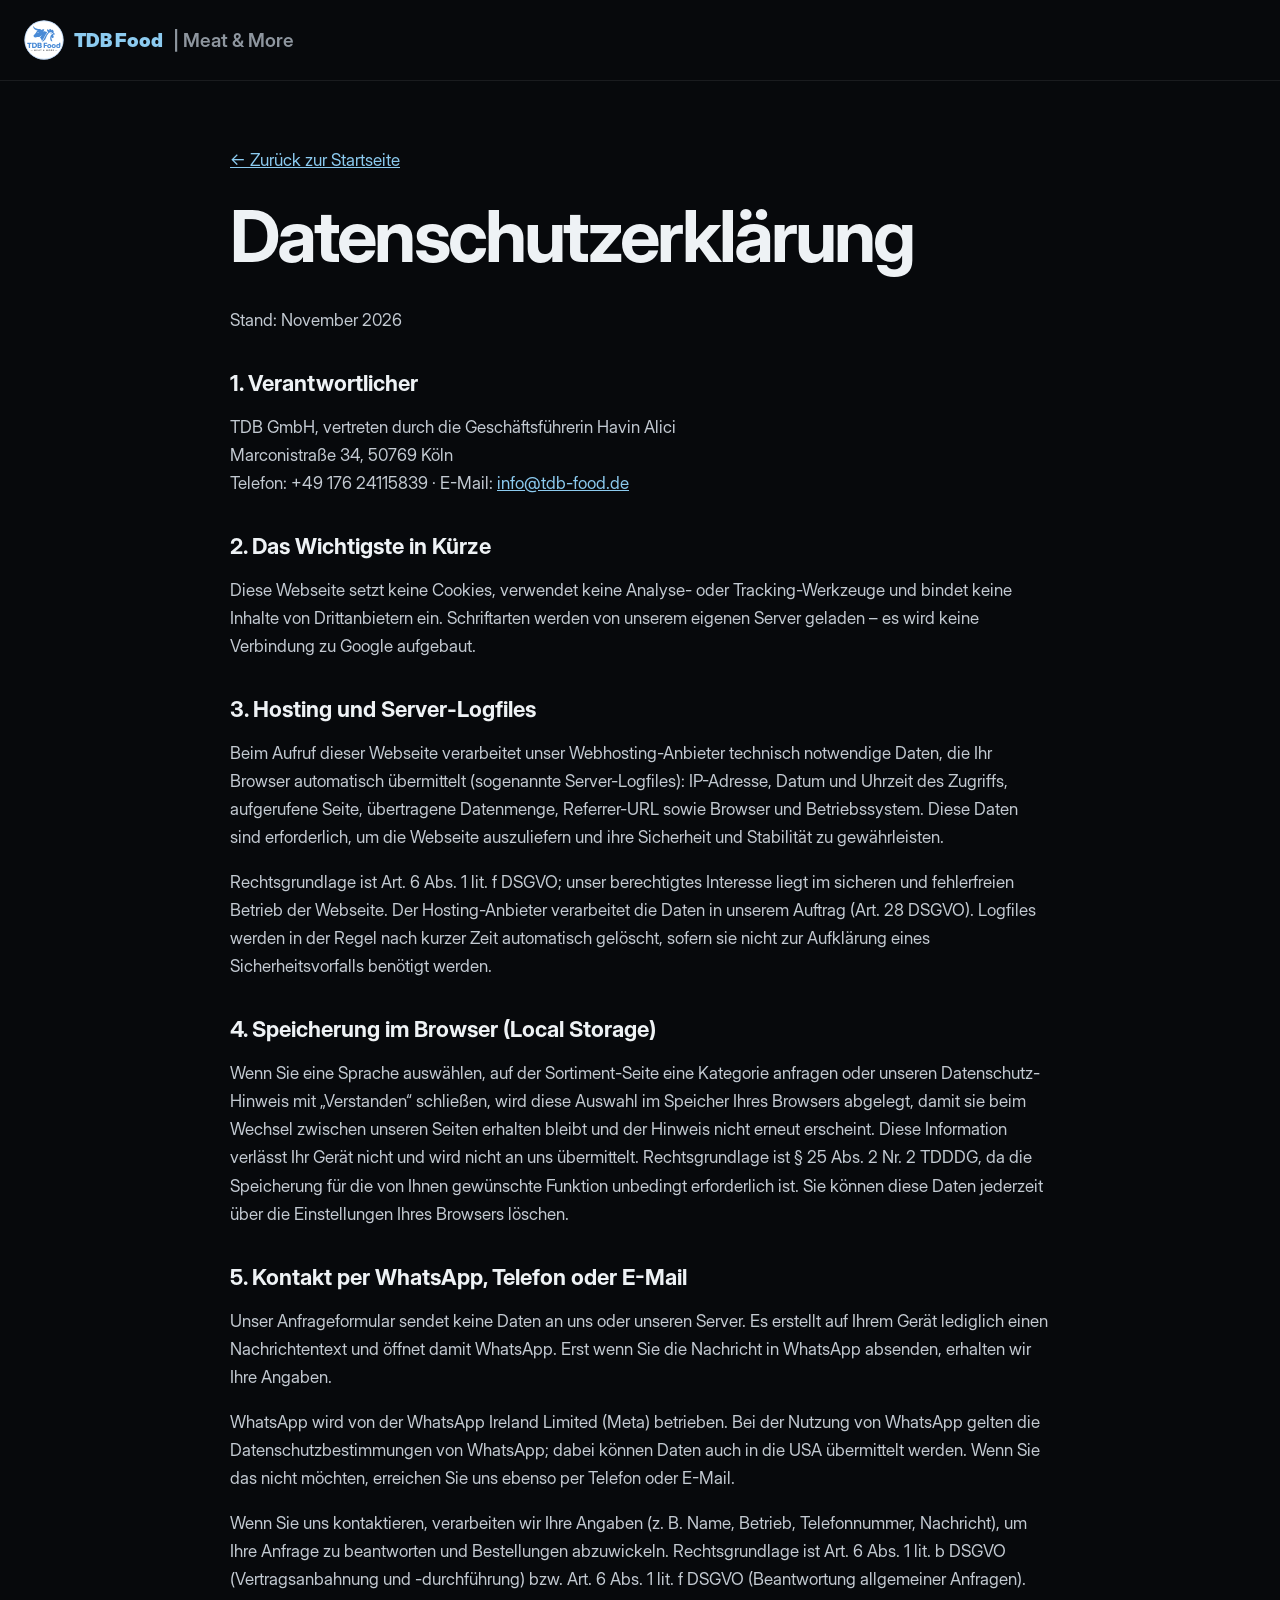
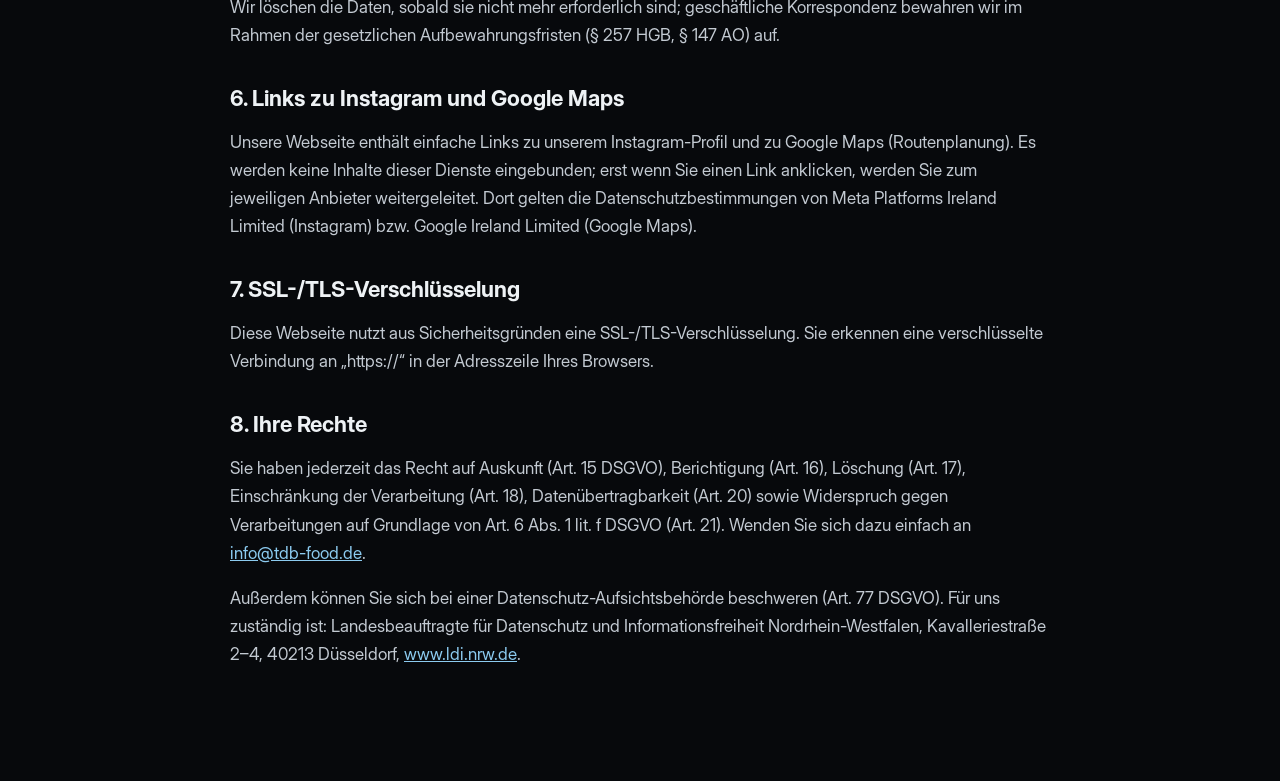
<file: datenschutz.html>
<!doctype html>
<html lang="de">
<head>
<meta charset="utf-8">
<meta name="viewport" content="width=device-width, initial-scale=1, viewport-fit=cover">
<title>Datenschutzerklärung – TDB Food | Meat &amp; More</title>
<meta name="description" content="Datenschutzerklärung der TDB GmbH, Köln.">
<link rel="canonical" href="https://tdb-food.de/datenschutz.html">
<meta property="og:type" content="website">
<meta property="og:title" content="Datenschutzerklärung – TDB Food | Meat &amp; More">
<meta property="og:description" content="Datenschutzerklärung der TDB GmbH, Köln.">
<meta property="og:url" content="https://tdb-food.de/datenschutz.html">
<meta property="og:image" content="https://tdb-food.de/kuehlfahrzeug.jpg">
<meta name="theme-color" content="#07090C">
<link rel="icon" href="logo.svg" type="image/svg+xml">
<link rel="apple-touch-icon" href="logo.svg">
<link rel="stylesheet" href="fonts.css">
<meta name="robots" content="noindex">
<style>body{margin:0;background:#07090C;color:#EEF2F5;font-family:'Inter Tight',system-ui,sans-serif;-webkit-font-smoothing:antialiased}
a{color:#8CCBF0}main{max-width:820px;margin:0 auto;padding:48px 24px 96px}
header{display:flex;align-items:center;gap:12px;padding:20px 24px;border-bottom:1px solid rgba(255,255,255,.08)}
header a{display:flex;align-items:center;gap:10px;text-decoration:none;color:#8CCBF0;font-weight:900;font-size:19px}
h1{font-size:clamp(32px,7vw,72px);overflow-wrap:break-word;hyphens:auto;letter-spacing:-.04em;margin:24px 0 32px;line-height:1.05}
h2{font-size:22px;margin:36px 0 10px}p,li{font-size:17px;line-height:1.65;color:#C3CAD2}
.todo{background:#3A2A0A;color:#FFD38A;padding:2px 6px;border-radius:6px;font-weight:700}
.box{border:1px solid #FFD38A;background:#1E1708;color:#FFD38A;border-radius:16px;padding:18px 20px;margin:24px 0}</style>
</head>
<body>
<header><a href="index.html"><img src="logo.svg" alt="" width="40" height="40" style="border-radius:50%">TDB Food <span style="color:#8E969F;font-weight:600">| Meat &amp; More</span></a></header>
<main>
<p><a href="index.html">← Zurück zur Startseite</a></p>
<h1>Datenschutzerklärung</h1>

<p>Stand: November 2026</p>
<h2>1. Verantwortlicher</h2>
<p>TDB GmbH, vertreten durch die Geschäftsführerin Havin Alici<br>Marconistraße 34, 50769 Köln<br>Telefon: +49 176 24115839 · E-Mail: <a href="mailto:info@tdb-food.de">info@tdb-food.de</a></p>

<h2>2. Das Wichtigste in Kürze</h2>
<p>Diese Webseite setzt keine Cookies, verwendet keine Analyse- oder Tracking-Werkzeuge und bindet keine Inhalte von Drittanbietern ein. Schriftarten werden von unserem eigenen Server geladen – es wird keine Verbindung zu Google aufgebaut.</p>

<h2>3. Hosting und Server-Logfiles</h2>
<p>Beim Aufruf dieser Webseite verarbeitet unser Webhosting-Anbieter technisch notwendige Daten, die Ihr Browser automatisch übermittelt (sogenannte Server-Logfiles): IP-Adresse, Datum und Uhrzeit des Zugriffs, aufgerufene Seite, übertragene Datenmenge, Referrer-URL sowie Browser und Betriebssystem. Diese Daten sind erforderlich, um die Webseite auszuliefern und ihre Sicherheit und Stabilität zu gewährleisten.</p>
<p>Rechtsgrundlage ist Art. 6 Abs. 1 lit. f DSGVO; unser berechtigtes Interesse liegt im sicheren und fehlerfreien Betrieb der Webseite. Der Hosting-Anbieter verarbeitet die Daten in unserem Auftrag (Art. 28 DSGVO). Logfiles werden in der Regel nach kurzer Zeit automatisch gelöscht, sofern sie nicht zur Aufklärung eines Sicherheitsvorfalls benötigt werden.</p>

<h2>4. Speicherung im Browser (Local Storage)</h2>
<p>Wenn Sie eine Sprache auswählen, auf der Sortiment-Seite eine Kategorie anfragen oder unseren Datenschutz-Hinweis mit „Verstanden“ schließen, wird diese Auswahl im Speicher Ihres Browsers abgelegt, damit sie beim Wechsel zwischen unseren Seiten erhalten bleibt und der Hinweis nicht erneut erscheint. Diese Information verlässt Ihr Gerät nicht und wird nicht an uns übermittelt. Rechtsgrundlage ist § 25 Abs. 2 Nr. 2 TDDDG, da die Speicherung für die von Ihnen gewünschte Funktion unbedingt erforderlich ist. Sie können diese Daten jederzeit über die Einstellungen Ihres Browsers löschen.</p>

<h2>5. Kontakt per WhatsApp, Telefon oder E-Mail</h2>
<p>Unser Anfrageformular sendet keine Daten an uns oder unseren Server. Es erstellt auf Ihrem Gerät lediglich einen Nachrichtentext und öffnet damit WhatsApp. Erst wenn Sie die Nachricht in WhatsApp absenden, erhalten wir Ihre Angaben.</p>
<p>WhatsApp wird von der WhatsApp Ireland Limited (Meta) betrieben. Bei der Nutzung von WhatsApp gelten die Datenschutzbestimmungen von WhatsApp; dabei können Daten auch in die USA übermittelt werden. Wenn Sie das nicht möchten, erreichen Sie uns ebenso per Telefon oder E-Mail.</p>
<p>Wenn Sie uns kontaktieren, verarbeiten wir Ihre Angaben (z. B. Name, Betrieb, Telefonnummer, Nachricht), um Ihre Anfrage zu beantworten und Bestellungen abzuwickeln. Rechtsgrundlage ist Art. 6 Abs. 1 lit. b DSGVO (Vertragsanbahnung und -durchführung) bzw. Art. 6 Abs. 1 lit. f DSGVO (Beantwortung allgemeiner Anfragen). Wir löschen die Daten, sobald sie nicht mehr erforderlich sind; geschäftliche Korrespondenz bewahren wir im Rahmen der gesetzlichen Aufbewahrungsfristen (§ 257 HGB, § 147 AO) auf.</p>

<h2>6. Links zu Instagram und Google Maps</h2>
<p>Unsere Webseite enthält einfache Links zu unserem Instagram-Profil und zu Google Maps (Routenplanung). Es werden keine Inhalte dieser Dienste eingebunden; erst wenn Sie einen Link anklicken, werden Sie zum jeweiligen Anbieter weitergeleitet. Dort gelten die Datenschutzbestimmungen von Meta Platforms Ireland Limited (Instagram) bzw. Google Ireland Limited (Google Maps).</p>

<h2>7. SSL-/TLS-Verschlüsselung</h2>
<p>Diese Webseite nutzt aus Sicherheitsgründen eine SSL-/TLS-Verschlüsselung. Sie erkennen eine verschlüsselte Verbindung an „https://“ in der Adresszeile Ihres Browsers.</p>

<h2>8. Ihre Rechte</h2>
<p>Sie haben jederzeit das Recht auf Auskunft (Art. 15 DSGVO), Berichtigung (Art. 16), Löschung (Art. 17), Einschränkung der Verarbeitung (Art. 18), Datenübertragbarkeit (Art. 20) sowie Widerspruch gegen Verarbeitungen auf Grundlage von Art. 6 Abs. 1 lit. f DSGVO (Art. 21). Wenden Sie sich dazu einfach an <a href="mailto:info@tdb-food.de">info@tdb-food.de</a>.</p>
<p>Außerdem können Sie sich bei einer Datenschutz-Aufsichtsbehörde beschweren (Art. 77 DSGVO). Für uns zuständig ist: Landesbeauftragte für Datenschutz und Informationsfreiheit Nordrhein-Westfalen, Kavalleriestraße 2–4, 40213 Düsseldorf, <a href="https://www.ldi.nrw.de" target="_blank" rel="noopener">www.ldi.nrw.de</a>.</p>

</main>
</body>
</html>
</file>
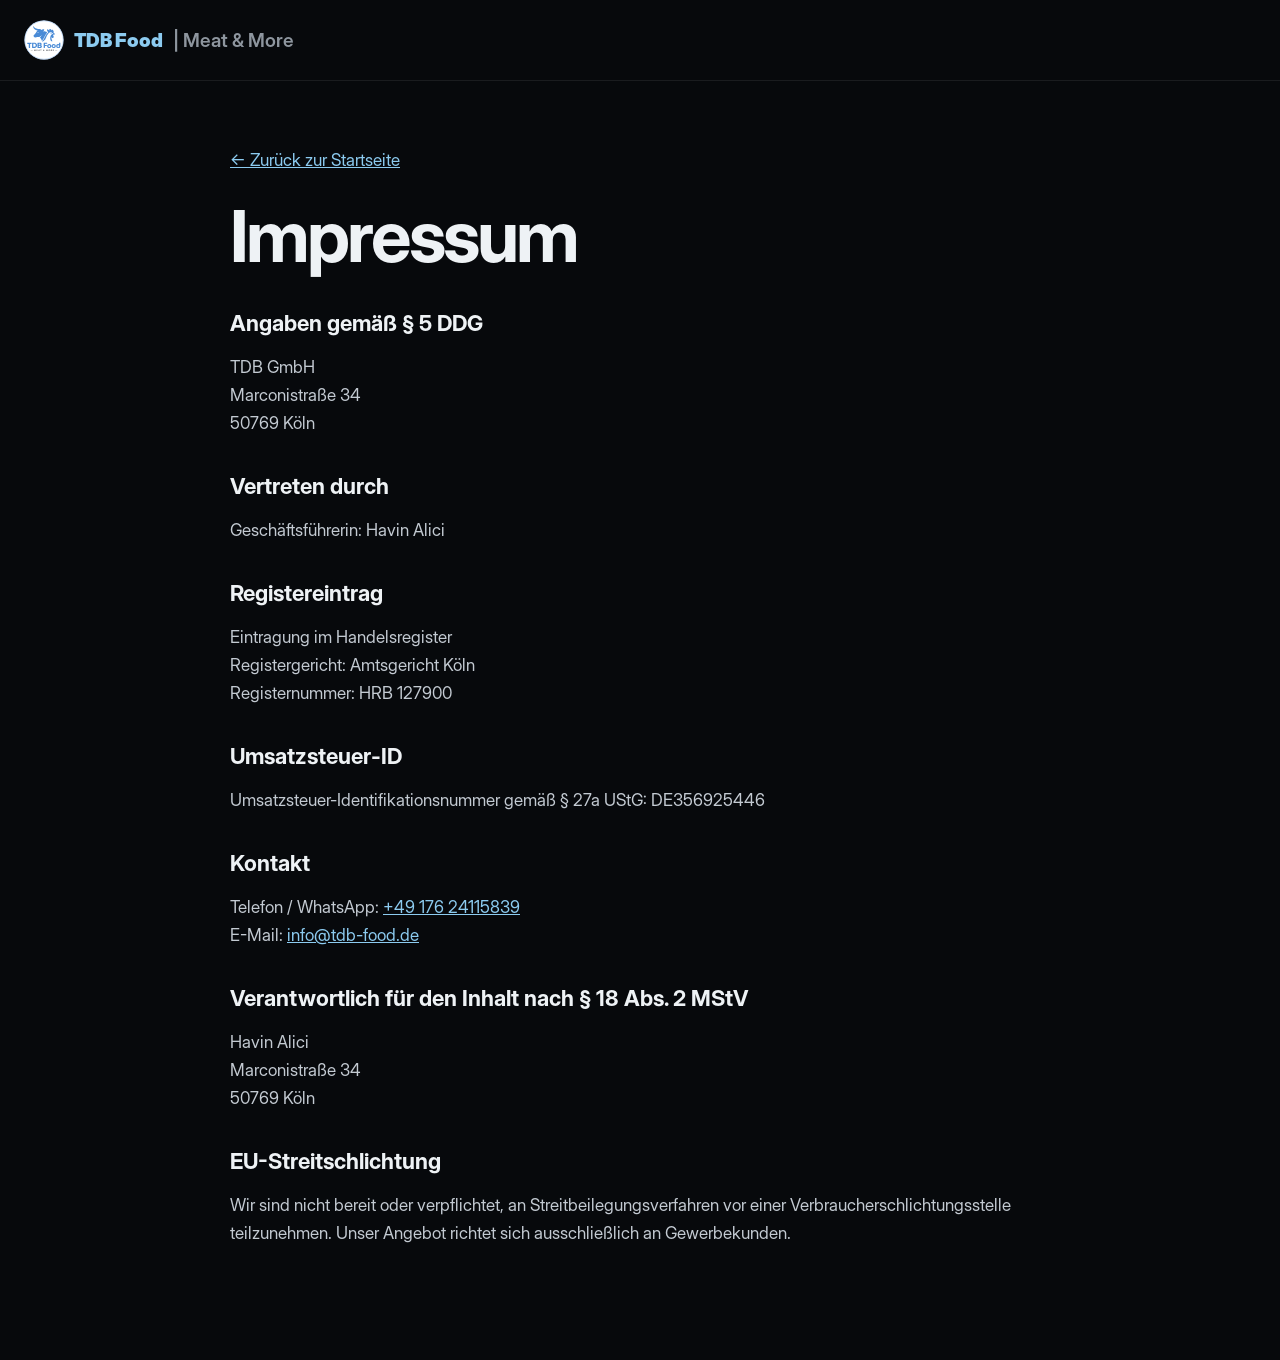
<file: impressum.html>
<!doctype html>
<html lang="de">
<head>
<meta charset="utf-8">
<meta name="viewport" content="width=device-width, initial-scale=1, viewport-fit=cover">
<title>Impressum – TDB Food | Meat &amp; More</title>
<meta name="description" content="Impressum der TDB GmbH, Köln.">
<link rel="canonical" href="https://tdb-food.de/impressum.html">
<meta property="og:type" content="website">
<meta property="og:title" content="Impressum – TDB Food | Meat &amp; More">
<meta property="og:description" content="Impressum der TDB GmbH, Köln.">
<meta property="og:url" content="https://tdb-food.de/impressum.html">
<meta property="og:image" content="https://tdb-food.de/kuehlfahrzeug.jpg">
<meta name="theme-color" content="#07090C">
<link rel="icon" href="logo.svg" type="image/svg+xml">
<link rel="apple-touch-icon" href="logo.svg">
<link rel="stylesheet" href="fonts.css">
<meta name="robots" content="noindex">
<style>body{margin:0;background:#07090C;color:#EEF2F5;font-family:'Inter Tight',system-ui,sans-serif;-webkit-font-smoothing:antialiased}
a{color:#8CCBF0}main{max-width:820px;margin:0 auto;padding:48px 24px 96px}
header{display:flex;align-items:center;gap:12px;padding:20px 24px;border-bottom:1px solid rgba(255,255,255,.08)}
header a{display:flex;align-items:center;gap:10px;text-decoration:none;color:#8CCBF0;font-weight:900;font-size:19px}
h1{font-size:clamp(32px,7vw,72px);overflow-wrap:break-word;hyphens:auto;letter-spacing:-.04em;margin:24px 0 32px;line-height:1.05}
h2{font-size:22px;margin:36px 0 10px}p,li{font-size:17px;line-height:1.65;color:#C3CAD2}
.todo{background:#3A2A0A;color:#FFD38A;padding:2px 6px;border-radius:6px;font-weight:700}
.box{border:1px solid #FFD38A;background:#1E1708;color:#FFD38A;border-radius:16px;padding:18px 20px;margin:24px 0}</style>
</head>
<body>
<header><a href="index.html"><img src="logo.svg" alt="" width="40" height="40" style="border-radius:50%">TDB Food <span style="color:#8E969F;font-weight:600">| Meat &amp; More</span></a></header>
<main>
<p><a href="index.html">← Zurück zur Startseite</a></p>
<h1>Impressum</h1>

<h2>Angaben gemäß § 5 DDG</h2>
<p>TDB GmbH<br>Marconistraße 34<br>50769 Köln</p>
<h2>Vertreten durch</h2>
<p>Geschäftsführerin: Havin Alici</p>
<h2>Registereintrag</h2>
<p>Eintragung im Handelsregister<br>Registergericht: Amtsgericht Köln<br>Registernummer: HRB 127900</p>
<h2>Umsatzsteuer-ID</h2>
<p>Umsatzsteuer-Identifikationsnummer gemäß § 27a UStG: DE356925446</p>
<h2>Kontakt</h2>
<p>Telefon / WhatsApp: <a href="tel:+4917624115839">+49 176 24115839</a><br>E-Mail: <a href="mailto:info@tdb-food.de">info@tdb-food.de</a></p>
<h2>Verantwortlich für den Inhalt nach § 18 Abs. 2 MStV</h2>
<p>Havin Alici<br>Marconistraße 34<br>50769 Köln</p>
<h2>EU-Streitschlichtung</h2>
<p>Wir sind nicht bereit oder verpflichtet, an Streitbeilegungsverfahren vor einer Verbraucherschlichtungsstelle teilzunehmen. Unser Angebot richtet sich ausschließlich an Gewerbekunden.</p>

</main>
</body>
</html>
</file>
<file: fonts.css>
/* Inter Display, SIL Open Font License 1.1 – lokal eingebunden */
@font-face{font-family:'Inter Tight';font-style:normal;font-weight:400;font-display:swap;src:url('inter-display-400.woff') format('woff')}
@font-face{font-family:'Inter Tight';font-style:normal;font-weight:500;font-display:swap;src:url('inter-display-500.woff') format('woff')}
@font-face{font-family:'Inter Tight';font-style:normal;font-weight:600;font-display:swap;src:url('inter-display-600.woff') format('woff')}
@font-face{font-family:'Inter Tight';font-style:normal;font-weight:700;font-display:swap;src:url('inter-display-700.woff') format('woff')}
@font-face{font-family:'Inter Tight';font-style:normal;font-weight:800;font-display:swap;src:url('inter-display-800.woff') format('woff')}
@font-face{font-family:'Inter Tight';font-style:normal;font-weight:900;font-display:swap;src:url('inter-display-900.woff') format('woff')}
</file>
